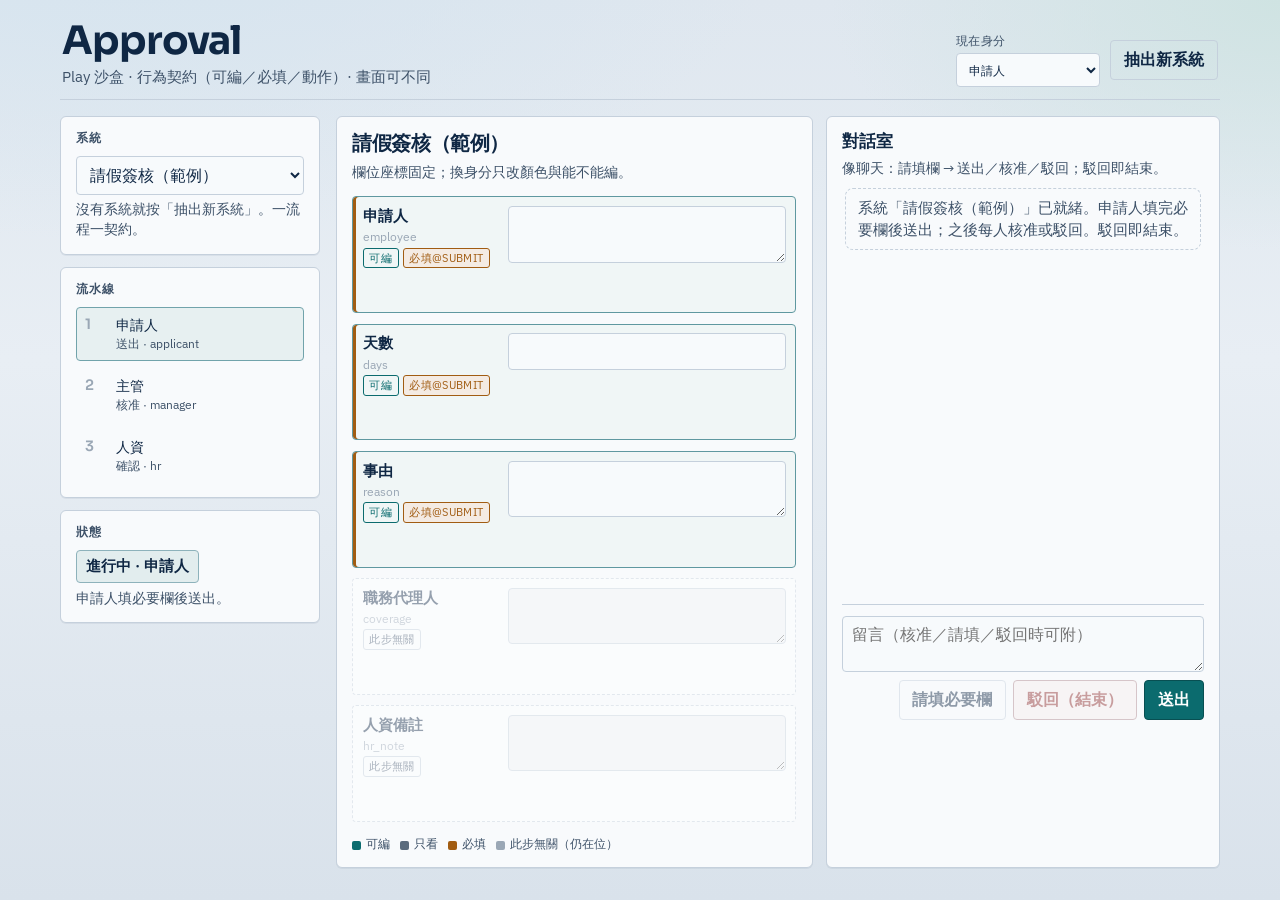
<file: play/index.html>
<!DOCTYPE html>
<html lang="zh-Hant">
<head>
  <meta charset="UTF-8" />
  <meta name="viewport" content="width=device-width, initial-scale=1" />
  <title>Approval Play — 行為保真沙盒</title>
  <link rel="icon" href="favicon.svg" type="image/svg+xml" />
  <link rel="alternate icon" href="favicon.ico" />
  <link rel="preconnect" href="https://fonts.googleapis.com" />
  <link rel="preconnect" href="https://fonts.gstatic.com" crossorigin />
  <link href="https://fonts.googleapis.com/css2?family=IBM+Plex+Sans:wght@400;500;600&family=Sora:wght@500;600;700&display=swap" rel="stylesheet" />
  <link rel="stylesheet" href="styles.css" />
</head>
<body>
  <div class="app">
    <header class="top">
      <div class="brand-block">
        <p class="brand">Approval</p>
        <p class="tag">Play 沙盒 · 行為契約（可編／必填／動作）· 畫面可不同</p>
      </div>
      <div class="top-actions">
        <label class="role-switch">
          <span>現在身分</span>
          <select id="roleSelect" aria-label="切換身分"></select>
        </label>
        <button type="button" id="btnNewSystem" class="btn ghost">抽出新系統</button>
      </div>
    </header>

    <aside class="rail" aria-label="系統與流水線">
      <section class="panel">
        <h2>系統</h2>
        <select id="systemSelect" aria-label="選擇系統"></select>
        <p id="systemHint" class="hint"></p>
      </section>
      <section class="panel">
        <h2>流水線</h2>
        <ol id="pipelineList" class="pipeline"></ol>
      </section>
      <section class="panel status-panel">
        <h2>狀態</h2>
        <p id="caseStatus" class="status-pill">未開始</p>
        <p id="stepHint" class="hint"></p>
      </section>
    </aside>

    <main class="stage">
      <section class="sheet panel" aria-label="欄位契約表">
        <div class="sheet-head">
          <h1 id="formTitle">—</h1>
          <p id="formSub" class="hint">欄位座標固定；換身分只改顏色與能不能編。</p>
        </div>
        <div id="fieldGrid" class="field-grid"></div>
        <p id="fieldLegend" class="legend">
          <span class="lg edit">可編</span>
          <span class="lg read">只看</span>
          <span class="lg req">必填</span>
          <span class="lg dim">此步無關（仍在位）</span>
        </p>
      </section>

      <section class="chat panel" aria-label="簽核對話">
        <div class="sheet-head">
          <h2>對話室</h2>
          <p class="hint">像聊天：請填欄 → 送出／核准／駁回；駁回即結束。</p>
        </div>
        <div id="chatLog" class="chat-log" role="log" aria-live="polite"></div>
        <div class="composer">
          <textarea id="commentInput" rows="2" placeholder="留言（核准／請填／駁回時可附）"></textarea>
          <div class="composer-actions">
            <button type="button" id="btnRequestFill" class="btn ghost">請填必要欄</button>
            <button type="button" id="btnDeny" class="btn danger">駁回（結束）</button>
            <button type="button" id="btnPrimary" class="btn primary">送出</button>
          </div>
        </div>
      </section>
    </main>
  </div>

  <dialog id="builderDialog" class="builder">
    <form method="dialog" id="builderForm">
      <h2>抽出一個系統</h2>
      <p class="hint">沒有現成系統時，在這裡定義欄位與流水線。一流程一契約。</p>
      <label>系統名稱
        <input id="bName" name="name" required placeholder="例如：採購請款" />
      </label>
      <label>欄位（每行：內部名|顯示名|型態text/number/bool|必填步驟submit/approve/confirm 逗號分隔）
        <textarea id="bFields" rows="5" required>amount|金額|number|submit
vendor|廠商|text|submit
budget_ok|預算足夠|bool|approve
comment_final|結案備註|text|confirm</textarea>
      </label>
      <label>流水線（每行：步驟id|角色id|顯示名|動作submit/approve/confirm）
        <textarea id="bPipe" rows="4" required>submit|applicant|申請人|submit
mgr|manager|主管|approve
fin|finance|財務|confirm</textarea>
      </label>
      <div class="composer-actions">
        <button type="submit" value="cancel" class="btn ghost">取消</button>
        <button type="submit" value="ok" class="btn primary">建立並進入</button>
      </div>
    </form>
  </dialog>

  <script src="app.js"></script>
</body>
</html>
</file>
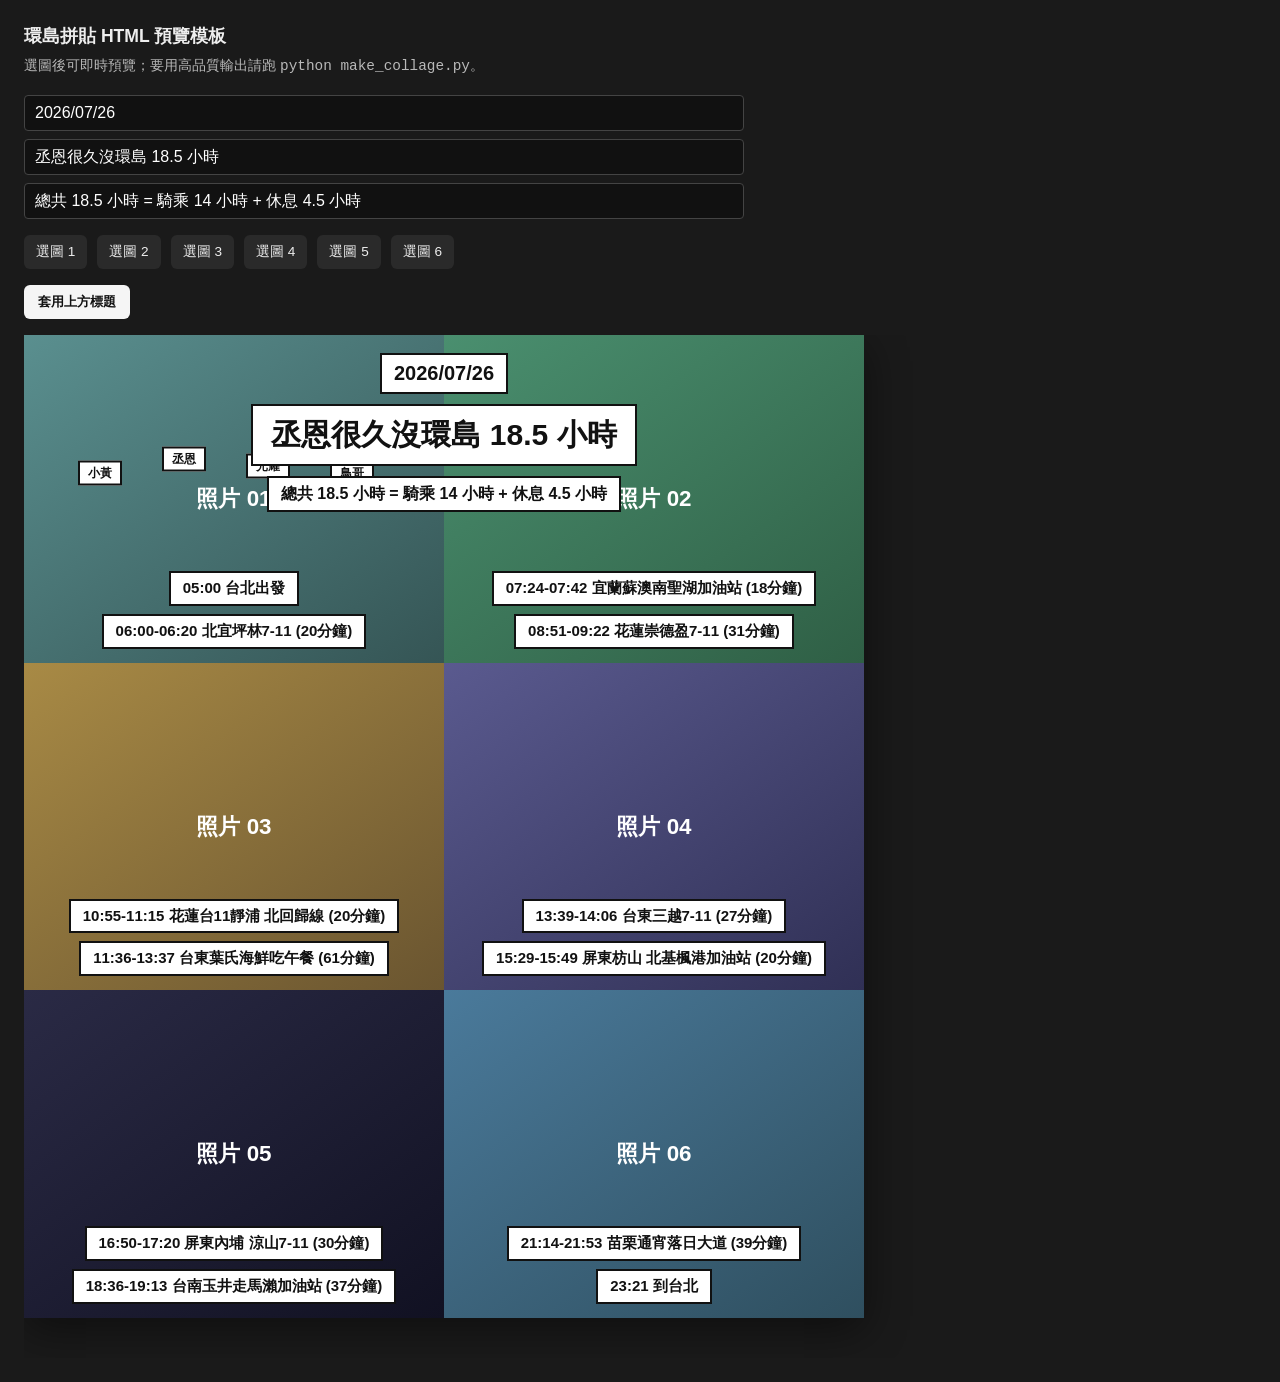
<file: trip-collage/preview.html>
<!DOCTYPE html>
<html lang="zh-Hant">
<head>
  <meta charset="UTF-8" />
  <meta name="viewport" content="width=device-width, initial-scale=1" />
  <title>環島拼貼預覽模板</title>
  <style>
    :root {
      --cell-w: min(48vw, 420px);
      --cell-h: calc(var(--cell-w) * 0.78);
      --banner-bg: #fff;
      --banner-fg: #111;
      --banner-border: #111;
    }
    * { box-sizing: border-box; }
    body {
      margin: 0;
      font-family: "Microsoft JhengHei", "PingFang TC", "Noto Sans TC", "WenQuanYi Micro Hei", sans-serif;
      background: #1a1a1a;
      color: #eee;
      padding: 24px;
    }
    h1 { font-size: 1.1rem; font-weight: 600; margin: 0 0 8px; }
    p.hint { opacity: 0.75; margin: 0 0 20px; font-size: 0.9rem; }
    .toolbar {
      display: flex; flex-wrap: wrap; gap: 10px; margin-bottom: 16px; align-items: center;
    }
    .toolbar label {
      display: inline-flex; align-items: center; gap: 6px;
      background: #2a2a2a; padding: 8px 12px; border-radius: 6px; cursor: pointer;
      font-size: 0.85rem;
    }
    input[type="file"] { display: none; }
    button {
      background: #f5f5f5; color: #111; border: 0; padding: 8px 14px;
      border-radius: 6px; font-weight: 700; cursor: pointer;
    }
    .fields {
      display: grid; gap: 8px; margin-bottom: 16px; max-width: 720px;
    }
    .fields input {
      width: 100%; padding: 8px 10px; border-radius: 4px; border: 1px solid #444;
      background: #111; color: #fff; font: inherit;
    }
    .collage {
      position: relative;
      width: calc(var(--cell-w) * 2);
      display: grid;
      grid-template-columns: 1fr 1fr;
      gap: 0;
      background: #000;
      box-shadow: 0 12px 40px rgba(0,0,0,.45);
    }
    .cell {
      position: relative;
      width: var(--cell-w);
      height: var(--cell-h);
      overflow: hidden;
      background: #333;
    }
    .cell img {
      width: 100%; height: 100%; object-fit: cover; display: block;
    }
    .cell .placeholder {
      width: 100%; height: 100%;
      display: grid; place-items: center;
      color: #fff; font-size: 1.4rem; font-weight: 700;
      background: linear-gradient(145deg, #4a7a9b, #2f4f5f);
    }
    .cell:nth-child(2) .placeholder { background: linear-gradient(145deg, #5a8f8f, #355555); }
    .cell:nth-child(3) .placeholder { background: linear-gradient(145deg, #4a8f6f, #2f5f45); }
    .cell:nth-child(4) .placeholder { background: linear-gradient(145deg, #a88a45, #6a5530); }
    .cell:nth-child(5) .placeholder { background: linear-gradient(145deg, #5a5a8f, #303055); }
    .cell:nth-child(6) .placeholder { background: linear-gradient(145deg, #2a2a45, #111122); }
    .overlays {
      position: absolute; left: 0; right: 0; bottom: 14px;
      display: flex; flex-direction: column; align-items: center; gap: 8px;
      padding: 0 10px; pointer-events: none;
    }
    .banner {
      background: var(--banner-bg);
      color: var(--banner-fg);
      border: 2px solid var(--banner-border);
      padding: 6px 12px;
      font-weight: 800;
      font-size: clamp(11px, 1.7vw, 15px);
      text-align: center;
      line-height: 1.25;
      max-width: 96%;
      white-space: nowrap;
      overflow: hidden;
      text-overflow: ellipsis;
    }
    .header {
      position: absolute;
      top: 18px; left: 0; right: 0;
      z-index: 5;
      display: flex; flex-direction: column; align-items: center; gap: 10px;
      pointer-events: none;
    }
    .header .banner.date { font-size: clamp(14px, 2vw, 20px); }
    .header .banner.title { font-size: clamp(18px, 2.8vw, 30px); padding: 10px 18px; }
    .header .banner.sub { font-size: clamp(12px, 1.8vw, 16px); }
    .names {
      position: absolute; inset: 0; pointer-events: none;
    }
    .name-tag {
      position: absolute;
      transform: translate(-50%, -50%);
      background: #fff; color: #111; border: 2px solid #111;
      padding: 2px 8px; font-weight: 800; font-size: 12px;
    }
    .wrap { overflow: auto; padding-bottom: 40px; }
  </style>
</head>
<body>
  <h1>環島拼貼 HTML 預覽模板</h1>
  <p class="hint">選圖後可即時預覽；要用高品質輸出請跑 <code>python make_collage.py</code>。</p>

  <div class="fields">
    <input id="date" value="2026/07/26" />
    <input id="title" value="丞恩很久沒環島 18.5 小時" />
    <input id="subtitle" value="總共 18.5 小時 = 騎乘 14 小時 + 休息 4.5 小時" />
  </div>

  <div class="toolbar" id="pickers"></div>
  <button type="button" id="syncText">套用上方標題</button>

  <div class="wrap" style="margin-top:16px">
    <div class="collage" id="collage">
      <div class="header">
        <div class="banner date" id="hDate"></div>
        <div class="banner title" id="hTitle"></div>
        <div class="banner sub" id="hSub"></div>
      </div>
    </div>
  </div>

  <script>
    const PANELS = [
      {
        lines: ["05:00 台北出發", "06:00-06:20 北宜坪林7-11 (20分鐘)"],
        labels: [
          { text: "小黃", x: 18, y: 42 },
          { text: "丞恩", x: 38, y: 38 },
          { text: "光耀", x: 58, y: 40 },
          { text: "鳥哥", x: 78, y: 42 },
        ],
      },
      { lines: ["07:24-07:42 宜蘭蘇澳南聖湖加油站 (18分鐘)", "08:51-09:22 花蓮崇德盈7-11 (31分鐘)"] },
      { lines: ["10:55-11:15 花蓮台11靜浦 北回歸線 (20分鐘)", "11:36-13:37 台東葉氏海鮮吃午餐 (61分鐘)"] },
      { lines: ["13:39-14:06 台東三越7-11 (27分鐘)", "15:29-15:49 屏東枋山 北基楓港加油站 (20分鐘)"] },
      { lines: ["16:50-17:20 屏東內埔 涼山7-11 (30分鐘)", "18:36-19:13 台南玉井走馬瀨加油站 (37分鐘)"] },
      { lines: ["21:14-21:53 苗栗通宵落日大道 (39分鐘)", "23:21 到台北"] },
    ];

    const collage = document.getElementById("collage");
    const pickers = document.getElementById("pickers");

    function syncHeader() {
      hDate.textContent = date.value;
      hTitle.textContent = title.value;
      hSub.textContent = subtitle.value;
    }

    PANELS.forEach((panel, i) => {
      const cell = document.createElement("div");
      cell.className = "cell";
      cell.innerHTML = `<div class="placeholder">照片 ${String(i + 1).padStart(2, "0")}</div>
        <div class="names"></div>
        <div class="overlays"></div>`;
      const overlays = cell.querySelector(".overlays");
      panel.lines.forEach((line) => {
        const b = document.createElement("div");
        b.className = "banner";
        b.textContent = line;
        overlays.appendChild(b);
      });
      if (panel.labels) {
        const names = cell.querySelector(".names");
        panel.labels.forEach((lb) => {
          const tag = document.createElement("div");
          tag.className = "name-tag";
          tag.textContent = lb.text;
          tag.style.left = lb.x + "%";
          tag.style.top = lb.y + "%";
          names.appendChild(tag);
        });
      }
      collage.appendChild(cell);

      const label = document.createElement("label");
      label.innerHTML = `選圖 ${i + 1}<input type="file" accept="image/*" data-i="${i}" />`;
      pickers.appendChild(label);
      label.querySelector("input").addEventListener("change", (e) => {
        const file = e.target.files?.[0];
        if (!file) return;
        const url = URL.createObjectURL(file);
        let img = cell.querySelector("img");
        if (!img) {
          img = document.createElement("img");
          cell.querySelector(".placeholder")?.remove();
          cell.prepend(img);
        }
        img.src = url;
      });
    });

    syncHeader();
    document.getElementById("syncText").addEventListener("click", syncHeader);
    ["date", "title", "subtitle"].forEach((id) => {
      document.getElementById(id).addEventListener("input", syncHeader);
    });
  </script>
</body>
</html>
</file>
<file: play/styles.css>
:root {
  --ink: #0f2744;
  --ink-soft: #3d5168;
  --paper: #e8eef4;
  --sheet: #f7fafc;
  --line: #c5d0dc;
  --accent: #0b6b6e;
  --accent-deep: #084f52;
  --deny: #8f2d2d;
  --edit: #0b6b6e;
  --read: #5a6b7d;
  --req: #a15c12;
  --dim: #9aa7b5;
  --chat-me: #d7ecec;
  --chat-them: #ffffff;
  --shadow: 0 1px 0 rgba(15, 39, 68, 0.06);
  --font-display: "Sora", "IBM Plex Sans", sans-serif;
  --font-body: "IBM Plex Sans", sans-serif;
}

*,
*::before,
*::after {
  box-sizing: border-box;
}

html,
body {
  margin: 0;
  min-height: 100%;
  color: var(--ink);
  font-family: var(--font-body);
  background:
    radial-gradient(1200px 600px at 10% -10%, #d5e4ef 0%, transparent 55%),
    radial-gradient(900px 500px at 100% 0%, #cfe3e2 0%, transparent 50%),
    linear-gradient(180deg, #dfe7ef 0%, var(--paper) 40%, #d9e2eb 100%);
}

body {
  min-height: 100vh;
}

.app {
  display: grid;
  grid-template-columns: minmax(220px, 260px) 1fr;
  grid-template-rows: auto 1fr;
  gap: 1rem;
  max-width: 1200px;
  margin: 0 auto;
  padding: 1rem 1.25rem 2rem;
  min-height: 100vh;
}

.top {
  grid-column: 1 / -1;
  display: flex;
  flex-wrap: wrap;
  align-items: flex-end;
  justify-content: space-between;
  gap: 1rem;
  padding: 0.25rem 0.15rem 0.75rem;
  border-bottom: 1px solid var(--line);
}

.brand {
  margin: 0;
  font-family: var(--font-display);
  font-size: clamp(1.85rem, 3.5vw, 2.45rem);
  font-weight: 700;
  letter-spacing: -0.03em;
  line-height: 1.05;
  color: var(--ink);
}

.tag {
  margin: 0.35rem 0 0;
  color: var(--ink-soft);
  font-size: 0.92rem;
  max-width: 36rem;
}

.top-actions {
  display: flex;
  flex-wrap: wrap;
  gap: 0.65rem;
  align-items: center;
}

.role-switch {
  display: flex;
  flex-direction: column;
  gap: 0.2rem;
  font-size: 0.75rem;
  color: var(--ink-soft);
  text-transform: uppercase;
  letter-spacing: 0.04em;
}

.role-switch select,
.panel select,
.builder input,
.builder textarea,
.composer textarea,
.field-grid input,
.field-grid select,
.field-grid textarea {
  font: inherit;
  color: var(--ink);
  background: var(--sheet);
  border: 1px solid var(--line);
  border-radius: 4px;
  padding: 0.45rem 0.55rem;
}

.role-switch select {
  min-width: 9rem;
}

.rail {
  display: flex;
  flex-direction: column;
  gap: 0.75rem;
}

.stage {
  display: grid;
  grid-template-columns: minmax(0, 1.15fr) minmax(0, 0.95fr);
  gap: 0.85rem;
  align-items: stretch;
  min-height: 0;
}

.panel {
  background: color-mix(in srgb, var(--sheet) 92%, white);
  border: 1px solid var(--line);
  border-radius: 6px;
  box-shadow: var(--shadow);
  padding: 0.85rem 0.95rem;
}

.panel h2 {
  margin: 0 0 0.55rem;
  font-family: var(--font-display);
  font-size: 0.78rem;
  font-weight: 600;
  letter-spacing: 0.08em;
  text-transform: uppercase;
  color: var(--ink-soft);
}

.sheet-head h1,
.sheet-head h2 {
  margin: 0;
  font-family: var(--font-display);
  font-size: 1.25rem;
  letter-spacing: -0.02em;
  text-transform: none;
  color: var(--ink);
}

.sheet-head h2 {
  font-size: 1.05rem;
}

.hint {
  margin: 0.35rem 0 0;
  color: var(--ink-soft);
  font-size: 0.86rem;
  line-height: 1.45;
}

#systemSelect {
  width: 100%;
}

.pipeline {
  list-style: none;
  margin: 0;
  padding: 0;
  display: flex;
  flex-direction: column;
  gap: 0.4rem;
}

.pipeline li {
  display: grid;
  grid-template-columns: 1.5rem 1fr;
  gap: 0.4rem;
  align-items: start;
  padding: 0.45rem 0.5rem;
  border: 1px solid transparent;
  border-radius: 4px;
  font-size: 0.9rem;
}

.pipeline li .n {
  font-family: var(--font-display);
  font-weight: 600;
  color: var(--dim);
}

.pipeline li.active {
  border-color: color-mix(in srgb, var(--accent) 45%, var(--line));
  background: color-mix(in srgb, var(--accent) 10%, white);
}

.pipeline li.done .n {
  color: var(--accent);
}

.pipeline li.denied {
  border-color: color-mix(in srgb, var(--deny) 40%, var(--line));
  background: color-mix(in srgb, var(--deny) 8%, white);
}

.pipeline li .meta {
  color: var(--ink-soft);
  font-size: 0.78rem;
}

.status-pill {
  margin: 0;
  display: inline-block;
  padding: 0.35rem 0.55rem;
  border-radius: 4px;
  background: color-mix(in srgb, var(--accent) 12%, white);
  border: 1px solid color-mix(in srgb, var(--accent) 30%, var(--line));
  font-weight: 600;
  font-size: 0.92rem;
}

.status-pill.is-denied {
  background: color-mix(in srgb, var(--deny) 10%, white);
  border-color: color-mix(in srgb, var(--deny) 35%, var(--line));
  color: var(--deny);
}

.status-pill.is-done {
  background: color-mix(in srgb, var(--accent) 18%, white);
}

.sheet {
  display: flex;
  flex-direction: column;
  min-height: 28rem;
}

.field-grid {
  margin-top: 0.85rem;
  display: grid;
  grid-template-columns: 1fr;
  gap: 0.65rem;
  flex: 1;
}

.field {
  display: grid;
  grid-template-columns: minmax(6.5rem, 8.5rem) 1fr;
  gap: 0.55rem;
  align-items: start;
  padding: 0.55rem 0.6rem;
  border: 1px solid var(--line);
  border-radius: 4px;
  background: white;
  transition: opacity 0.2s ease, border-color 0.2s ease, background-color 0.2s ease;
  /* 座標固定：永不 display:none / 不重排 */
}

.field .label-col {
  display: flex;
  flex-direction: column;
  gap: 0.2rem;
}

.field .label {
  font-weight: 600;
  font-size: 0.92rem;
}

.field .key {
  font-size: 0.72rem;
  color: var(--dim);
  font-family: ui-monospace, "IBM Plex Sans", monospace;
}

.field .control {
  display: flex;
  flex-direction: column;
  gap: 0.25rem;
}

.field .badges {
  display: flex;
  flex-wrap: wrap;
  gap: 0.25rem;
}

.badge {
  font-size: 0.68rem;
  letter-spacing: 0.03em;
  text-transform: uppercase;
  padding: 0.12rem 0.35rem;
  border-radius: 3px;
  border: 1px solid var(--line);
  color: var(--ink-soft);
}

.field.mode-edit {
  border-color: color-mix(in srgb, var(--edit) 55%, var(--line));
  background: color-mix(in srgb, var(--edit) 6%, white);
}

.field.mode-edit .badge.edit {
  border-color: var(--edit);
  color: var(--edit);
}

.field.mode-read {
  border-color: var(--line);
  background: #fbfcfd;
}

.field.mode-read .badge.read {
  color: var(--read);
}

.field.mode-dim {
  opacity: 0.42;
  border-style: dashed;
}

.field.needs-req .badge.req,
.field.is-missing .badge.req {
  border-color: var(--req);
  color: var(--req);
  background: color-mix(in srgb, var(--req) 12%, white);
}

.field.is-missing {
  box-shadow: inset 3px 0 0 var(--req);
}

.field input:disabled,
.field select:disabled,
.field textarea:disabled {
  opacity: 0.95;
  color: var(--ink);
  background: #f1f4f7;
  cursor: not-allowed;
}

.legend {
  display: flex;
  flex-wrap: wrap;
  gap: 0.65rem;
  margin: 0.85rem 0 0;
  font-size: 0.78rem;
  color: var(--ink-soft);
}

.lg::before {
  content: "";
  display: inline-block;
  width: 0.55rem;
  height: 0.55rem;
  margin-right: 0.3rem;
  border-radius: 2px;
  vertical-align: middle;
}

.lg.edit::before { background: var(--edit); }
.lg.read::before { background: var(--read); }
.lg.req::before { background: var(--req); }
.lg.dim::before { background: var(--dim); }

.chat {
  display: flex;
  flex-direction: column;
  min-height: 28rem;
}

.chat-log {
  flex: 1;
  overflow: auto;
  display: flex;
  flex-direction: column;
  gap: 0.55rem;
  padding: 0.55rem 0.15rem;
  max-height: min(52vh, 420px);
  min-height: 220px;
}

.bubble {
  max-width: 92%;
  padding: 0.55rem 0.7rem;
  border-radius: 8px;
  border: 1px solid var(--line);
  background: var(--chat-them);
  animation: rise 0.28s ease both;
}

.bubble.system {
  align-self: center;
  max-width: 100%;
  background: transparent;
  border-style: dashed;
  color: var(--ink-soft);
  font-size: 0.86rem;
  text-align: center;
}

.bubble.mine {
  align-self: flex-end;
  background: var(--chat-me);
  border-color: color-mix(in srgb, var(--accent) 25%, var(--line));
}

.bubble .who {
  font-size: 0.72rem;
  font-weight: 600;
  letter-spacing: 0.04em;
  text-transform: uppercase;
  color: var(--ink-soft);
  margin-bottom: 0.2rem;
}

.bubble .body {
  white-space: pre-wrap;
  line-height: 1.45;
  font-size: 0.92rem;
}

.bubble .time {
  margin-top: 0.3rem;
  font-size: 0.7rem;
  color: var(--dim);
}

@keyframes rise {
  from { opacity: 0; transform: translateY(6px); }
  to { opacity: 1; transform: none; }
}

.composer {
  display: flex;
  flex-direction: column;
  gap: 0.5rem;
  border-top: 1px solid var(--line);
  padding-top: 0.65rem;
  margin-top: 0.35rem;
}

.composer textarea {
  width: 100%;
  resize: vertical;
  min-height: 2.8rem;
}

.composer-actions {
  display: flex;
  flex-wrap: wrap;
  gap: 0.45rem;
  justify-content: flex-end;
}

.btn {
  font: inherit;
  font-weight: 600;
  border-radius: 4px;
  border: 1px solid var(--line);
  background: white;
  color: var(--ink);
  padding: 0.48rem 0.8rem;
  cursor: pointer;
}

.btn:hover {
  border-color: color-mix(in srgb, var(--ink) 25%, var(--line));
}

.btn:disabled {
  opacity: 0.45;
  cursor: not-allowed;
}

.btn.primary {
  background: var(--accent);
  border-color: var(--accent-deep);
  color: white;
}

.btn.primary:hover {
  background: var(--accent-deep);
}

.btn.danger {
  background: color-mix(in srgb, var(--deny) 8%, white);
  border-color: color-mix(in srgb, var(--deny) 45%, var(--line));
  color: var(--deny);
}

.btn.ghost {
  background: transparent;
}

.builder {
  border: 1px solid var(--line);
  border-radius: 8px;
  padding: 0;
  width: min(560px, 94vw);
  background: var(--sheet);
  color: var(--ink);
}

.builder::backdrop {
  background: rgba(15, 39, 68, 0.35);
}

.builder form {
  display: flex;
  flex-direction: column;
  gap: 0.75rem;
  padding: 1.1rem 1.15rem 1.2rem;
}

.builder h2 {
  margin: 0;
  font-family: var(--font-display);
}

.builder label {
  display: flex;
  flex-direction: column;
  gap: 0.3rem;
  font-size: 0.86rem;
  color: var(--ink-soft);
}

.builder input,
.builder textarea {
  width: 100%;
}

@media (max-width: 920px) {
  .app {
    grid-template-columns: 1fr;
  }

  .stage {
    grid-template-columns: 1fr;
  }

  .rail {
    display: grid;
    grid-template-columns: 1fr 1fr;
  }

  .status-panel {
    grid-column: 1 / -1;
  }
}

@media (max-width: 640px) {
  .rail {
    grid-template-columns: 1fr;
  }

  .field {
    grid-template-columns: 1fr;
  }

  .brand {
    font-size: 1.7rem;
  }
}
</file>
